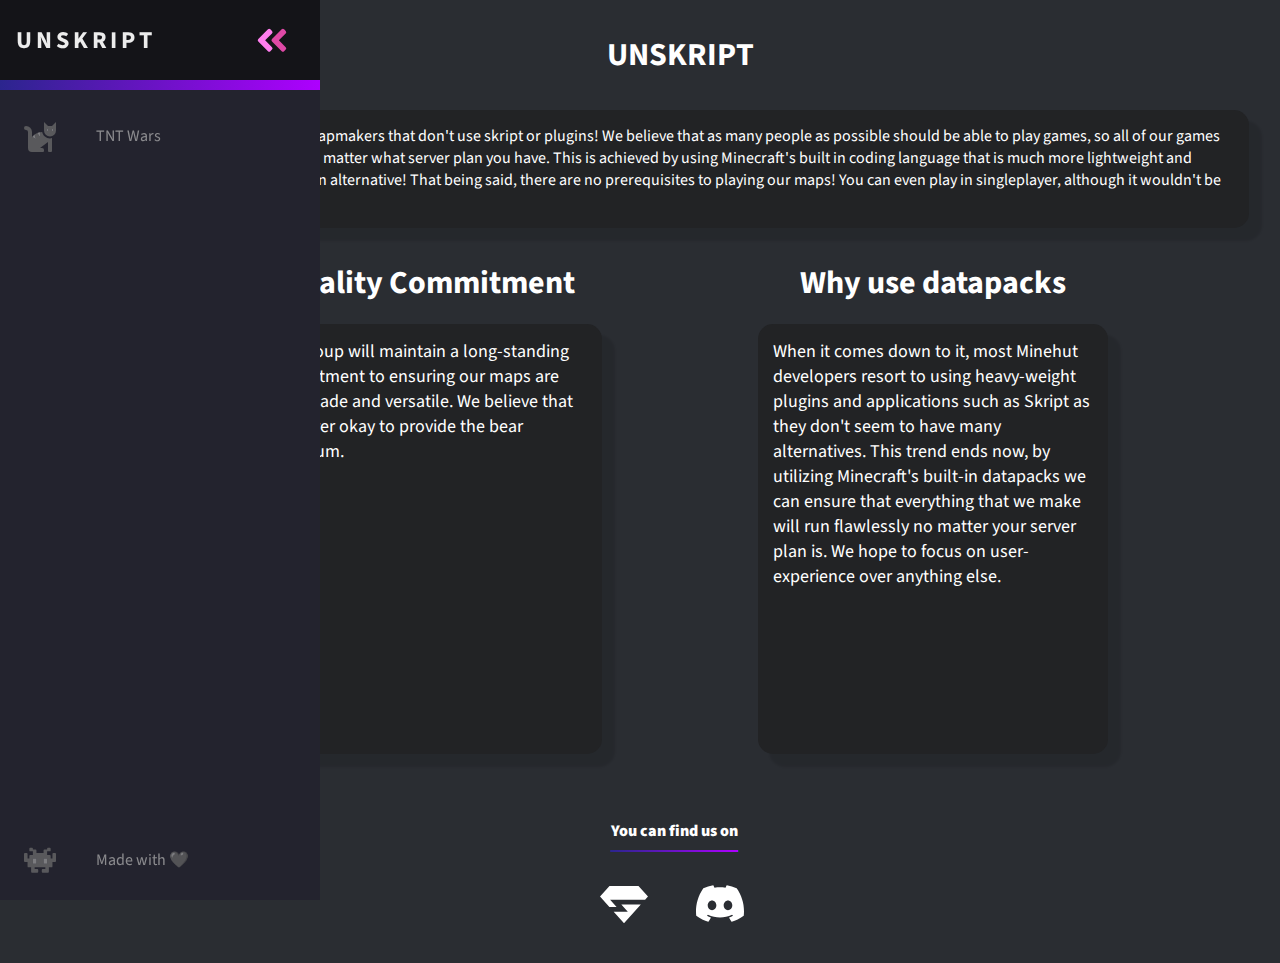
<file: index.html>
<!DOCTYPE html>
<html lang="en">
<head>
    <meta charset="UTF-8">
    <meta http-equiv="X-UA-Compatible" content="IE=edge">
    <meta name="viewport" content="width=device-width, initial-scale=1.0">
    <title>Unskript</title>
    <link rel="stylesheet" href="styles.css">
    <link rel="preconnect" href="https://fonts.googleapis.com">
    <link rel="preconnect" href="https://fonts.gstatic.com" crossorigin>
    <link href="https://fonts.googleapis.com/css2?family=Open+Sans:ital,wght@0,300;0,400;0,600;0,700;0,800;1,300;1,400;1,600;1,700;1,800&display=swap" rel="stylesheet">
    <link href="https://fonts.googleapis.com/css2?family=IBM+Plex+Mono:wght@300&display=swap" rel="stylesheet">
    <meta property="og:type" content="website">
    <meta property="og:title" content="Unskript - Minehut Team"/>
    <meta property="og:description" content="We're Unskript, a group of mapmakers that don't use skript or plugins! We believe that as many people as possible should be able to play games, so all of our games are designed to work well no matter what server plan you have." />
    <meta property="og:url" content="https://bonk.ninja" />
</head>
<body>
    
    <nav class="navbar">
        <ul class="navbar-nav">
          <li class="logo">
            <a href="#" class="nav-link">
              <span class="link-text logo-text">Unskript</span>
              <svg
                aria-hidden="true"
                focusable="false"
                data-prefix="fad"
                data-icon="angle-double-right"
                role="img"
                xmlns="http://www.w3.org/2000/svg"
                viewBox="0 0 448 512"
                class="svg-inline--fa fa-angle-double-right fa-w-14 fa-5x"
              >
                <g class="fa-group">
                  <path
                    fill="currentColor"
                    d="M224 273L88.37 409a23.78 23.78 0 0 1-33.8 0L32 386.36a23.94 23.94 0 0 1 0-33.89l96.13-96.37L32 159.73a23.94 23.94 0 0 1 0-33.89l22.44-22.79a23.78 23.78 0 0 1 33.8 0L223.88 239a23.94 23.94 0 0 1 .1 34z"
                    class="fa-secondary"
                  ></path>
                  <path
                    fill="currentColor"
                    d="M415.89 273L280.34 409a23.77 23.77 0 0 1-33.79 0L224 386.26a23.94 23.94 0 0 1 0-33.89L320.11 256l-96-96.47a23.94 23.94 0 0 1 0-33.89l22.52-22.59a23.77 23.77 0 0 1 33.79 0L416 239a24 24 0 0 1-.11 34z"
                    class="fa-primary"
                  ></path>
                </g>
              </svg>
            </a>
          </li>
    
          <li class="nav-item">
            <a href="./items/tntwars" class="nav-link">
              <svg
                aria-hidden="true"
                focusable="false"
                data-prefix="fad"
                data-icon="cat"
                role="img"
                xmlns="http://www.w3.org/2000/svg"
                viewBox="0 0 512 512"
                class="svg-inline--fa fa-cat fa-w-16 fa-9x"
              >
                <g class="fa-group">
                  <path
                    fill="currentColor"
                    d="M448 96h-64l-64-64v134.4a96 96 0 0 0 192 0V32zm-72 80a16 16 0 1 1 16-16 16 16 0 0 1-16 16zm80 0a16 16 0 1 1 16-16 16 16 0 0 1-16 16zm-165.41 16a204.07 204.07 0 0 0-34.59 2.89V272l-43.15-64.73a183.93 183.93 0 0 0-44.37 26.17L192 304l-60.94-30.47L128 272v-80a96.1 96.1 0 0 0-96-96 32 32 0 0 0 0 64 32 32 0 0 1 32 32v256a64.06 64.06 0 0 0 64 64h176a16 16 0 0 0 16-16v-16a32 32 0 0 0-32-32h-32l128-96v144a16 16 0 0 0 16 16h32a16 16 0 0 0 16-16V289.86a126.78 126.78 0 0 1-32 4.54c-61.81 0-113.52-44.05-125.41-102.4z"
                    class="fa-secondary"
                  ></path>
                  <path
                    fill="currentColor"
                    d="M376 144a16 16 0 1 0 16 16 16 16 0 0 0-16-16zm80 0a16 16 0 1 0 16 16 16 16 0 0 0-16-16zM131.06 273.53L192 304l-23.52-70.56a192.06 192.06 0 0 0-37.42 40.09zM256 272v-77.11a198.62 198.62 0 0 0-43.15 12.38z"
                    class="fa-primary"
                  ></path>
                </g>
              </svg>
              <span class="link-text">TNT Wars</span>
            </a>
          </li>
    
          <li class="nav-item">
            <a href="#" class="nav-link">
              <svg
                aria-hidden="true"
                focusable="false"
                data-prefix="fad"
                data-icon="alien-monster"
                role="img"
                xmlns="http://www.w3.org/2000/svg"
                viewBox="0 0 576 512"
                class="svg-inline--fa fa-alien-monster fa-w-18 fa-9x"
              >
                <g class="fa-group">
                  <path
                    fill="currentColor"
                    d="M560,128H528a15.99954,15.99954,0,0,0-16,16v80H480V176a15.99954,15.99954,0,0,0-16-16H416V96h48a16.00079,16.00079,0,0,0,16-16V48a15.99954,15.99954,0,0,0-16-16H432a15.99954,15.99954,0,0,0-16,16V64H368a15.99954,15.99954,0,0,0-16,16v48H224V80a15.99954,15.99954,0,0,0-16-16H160V48a15.99954,15.99954,0,0,0-16-16H112A15.99954,15.99954,0,0,0,96,48V80a16.00079,16.00079,0,0,0,16,16h48v64H112a15.99954,15.99954,0,0,0-16,16v48H64V144a15.99954,15.99954,0,0,0-16-16H16A15.99954,15.99954,0,0,0,0,144V272a16.00079,16.00079,0,0,0,16,16H64v80a16.00079,16.00079,0,0,0,16,16h48v80a16.00079,16.00079,0,0,0,16,16h96a16.00079,16.00079,0,0,0,16-16V432a15.99954,15.99954,0,0,0-16-16H192V384H384v32H336a15.99954,15.99954,0,0,0-16,16v32a16.00079,16.00079,0,0,0,16,16h96a16.00079,16.00079,0,0,0,16-16V384h48a16.00079,16.00079,0,0,0,16-16V288h48a16.00079,16.00079,0,0,0,16-16V144A15.99954,15.99954,0,0,0,560,128ZM224,320H160V224h64Zm192,0H352V224h64Z"
                    class="fa-secondary"
                  ></path>
                  <path
                    fill="currentColor"
                    d="M160,320h64V224H160Zm192-96v96h64V224Z"
                    class="fa-primary"
                  ></path>
                </g>
              </svg>
              <span class="link-text">Made with ❤️</span>
            </a>
          </li>
    
          <!-- <li class="nav-item">
            <a href="#" class="nav-link">
              <svg
                aria-hidden="true"
                focusable="false"
                data-prefix="fad"
                data-icon="space-station-moon-alt"
                role="img"
                xmlns="http://www.w3.org/2000/svg"
                viewBox="0 0 512 512"
                class="svg-inline--fa fa-space-station-moon-alt fa-w-16 fa-5x"
              >
                <g class="fa-group">
                  <path
                    fill="currentColor"
                    d="M501.70312,224H448V160H368V96h48V66.67383A246.86934,246.86934,0,0,0,256,8C119.03125,8,8,119.0332,8,256a250.017,250.017,0,0,0,1.72656,28.26562C81.19531,306.76953,165.47656,320,256,320s174.80469-13.23047,246.27344-35.73438A250.017,250.017,0,0,0,504,256,248.44936,248.44936,0,0,0,501.70312,224ZM192,240a80,80,0,1,1,80-80A80.00021,80.00021,0,0,1,192,240ZM384,343.13867A940.33806,940.33806,0,0,1,256,352c-87.34375,0-168.71094-11.46094-239.28906-31.73633C45.05859,426.01953,141.29688,504,256,504a247.45808,247.45808,0,0,0,192-91.0918V384H384Z"
                    class="fa-secondary"
                  ></path>
                  <path
                    fill="currentColor"
                    d="M256,320c-90.52344,0-174.80469-13.23047-246.27344-35.73438a246.11376,246.11376,0,0,0,6.98438,35.998C87.28906,340.53906,168.65625,352,256,352s168.71094-11.46094,239.28906-31.73633a246.11376,246.11376,0,0,0,6.98438-35.998C430.80469,306.76953,346.52344,320,256,320Zm-64-80a80,80,0,1,0-80-80A80.00021,80.00021,0,0,0,192,240Zm0-104a24,24,0,1,1-24,24A23.99993,23.99993,0,0,1,192,136Z"
                    class="fa-primary"
                  ></path>
                </g>
              </svg>
              <span class="link-text">Some Pack</span>
            </a>
          </li>
    
          <li class="nav-item">
            <a href="#" class="nav-link">
              <svg
                aria-hidden="true"
                focusable="false"
                data-prefix="fad"
                data-icon="space-shuttle"
                role="img"
                xmlns="http://www.w3.org/2000/svg"
                viewBox="0 0 640 512"
                class="svg-inline--fa fa-space-shuttle fa-w-20 fa-5x"
              >
                <g class="fa-group">
                  <path
                    fill="currentColor"
                    d="M32 416c0 35.35 21.49 64 48 64h16V352H32zm154.54-232h280.13L376 168C243 140.59 222.45 51.22 128 34.65V160h18.34a45.62 45.62 0 0 1 40.2 24zM32 96v64h64V32H80c-26.51 0-48 28.65-48 64zm114.34 256H128v125.35C222.45 460.78 243 371.41 376 344l90.67-16H186.54a45.62 45.62 0 0 1-40.2 24z"
                    class="fa-secondary"
                  ></path>
                  <path
                    fill="currentColor"
                    d="M592.6 208.24C559.73 192.84 515.78 184 472 184H186.54a45.62 45.62 0 0 0-40.2-24H32c-23.2 0-32 10-32 24v144c0 14 8.82 24 32 24h114.34a45.62 45.62 0 0 0 40.2-24H472c43.78 0 87.73-8.84 120.6-24.24C622.28 289.84 640 272 640 256s-17.72-33.84-47.4-47.76zM488 296a8 8 0 0 1-8-8v-64a8 8 0 0 1 8-8c31.91 0 31.94 80 0 80z"
                    class="fa-primary"
                  ></path>
                </g>
              </svg>
              <span class="link-text">Elytron</span>
            </a>
          </li>
    
          <li class="nav-item" id="themeButton">
            <a href="#" class="nav-link">
              <svg
                class="theme-icon"
                id="lightIcon"
                aria-hidden="true"
                focusable="false"
                data-prefix="fad"
                data-icon="moon-stars"
                role="img"
                xmlns="http://www.w3.org/2000/svg"
                viewBox="0 0 512 512"
                class="svg-inline--fa fa-moon-stars fa-w-16 fa-7x"
              >
                <g class="fa-group">
                  <path
                    fill="currentColor"
                    d="M320 32L304 0l-16 32-32 16 32 16 16 32 16-32 32-16zm138.7 149.3L432 128l-26.7 53.3L352 208l53.3 26.7L432 288l26.7-53.3L512 208z"
                    class="fa-secondary"
                  ></path>
                  <path
                    fill="currentColor"
                    d="M332.2 426.4c8.1-1.6 13.9 8 8.6 14.5a191.18 191.18 0 0 1-149 71.1C85.8 512 0 426 0 320c0-120 108.7-210.6 227-188.8 8.2 1.6 10.1 12.6 2.8 16.7a150.3 150.3 0 0 0-76.1 130.8c0 94 85.4 165.4 178.5 147.7z"
                    class="fa-primary"
                  ></path>
                </g>
              </svg>
              <span class="link-text">Theme</span>
            </a>
          </li> -->
        </ul>
      </nav>
    <main>
      <h1>UNSKRIPT</h1>

      <p class="wrap full-width">We're Unskript, a group of mapmakers that don't use skript or plugins! We believe that as many people as possible should be able to play games, so all of our games are designed to work well no matter what server plan you have. This is achieved by using Minecraft's built in coding language that is much more lightweight and efficient than any other plugin alternative! That being said, there are no prerequisites to playing our maps! You can even play in singleplayer, although it wouldn't be nearly as fun.</p>
        <div>
          <h1>Quality Commitment</h1>
          <p class="wrap long-skinny">Our group will maintain a long-standing commitment to ensuring our maps are well-made and versatile. We believe that it's never okay to provide the bear minimum.</p>
        </div>
        <div>
          <h1>Why use datapacks</h1>
          <p class="wrap long-skinny">When it comes down to it, most Minehut developers resort to using heavy-weight plugins and applications such as Skript as they don't seem to have many alternatives. This trend ends now, by utilizing Minecraft's built-in datapacks we can ensure that everything that we make will run flawlessly no matter your server plan is. We hope to focus on user-experience over anything else.</p>
        </div>
        <!-- <div>
          <h1>Future Plans</h1>
          <p class="wrap long-skinny">We plan </p>
        </div> -->

    </main>
    <footer>
      <p>You can find us on</p>
      <div class="media">
        <svg onclick="ref('https://minehut.com/market/creator/unskript')" class="minehut-logo" xmlns="http://www.w3.org/2000/svg" id="Layer_1" data-name="Layer 1" viewBox="0 0 1080 837.74"><defs><style>.cls-1{fill:#ffffff;}</style></defs><title>Minehut White Icon</title><g id="Diamond_Only_000000" data-name="Diamond Only #000000"><g id="Diamond_Only_000000-2" data-name="Diamond Only #000000"><g id="Diamond_White" data-name="Diamond White"><path class="cls-1" d="M625.61,578.86H307.54L540.26,837.74l378.5-421.07H479.65ZM866.11,0H213.6L0,237.62l211.23,235,162.11.19L227.42,310.4h787.44L1080,237.93Z"/></g></g></g></svg>
        <svg onclick="ref('https://discord.com/invite/tNxCx3F')"width="71" height="55" viewBox="0 0 71 55" fill="none" xmlns="http://www.w3.org/2000/svg">
          <g clip-path="url(#clip0)">
          <path d="M60.1045 4.8978C55.5792 2.8214 50.7265 1.2916 45.6527 0.41542C45.5603 0.39851 45.468 0.440769 45.4204 0.525289C44.7963 1.6353 44.105 3.0834 43.6209 4.2216C38.1637 3.4046 32.7345 3.4046 27.3892 4.2216C26.905 3.0581 26.1886 1.6353 25.5617 0.525289C25.5141 0.443589 25.4218 0.40133 25.3294 0.41542C20.2584 1.2888 15.4057 2.8186 10.8776 4.8978C10.8384 4.9147 10.8048 4.9429 10.7825 4.9795C1.57795 18.7309 -0.943561 32.1443 0.293408 45.3914C0.299005 45.4562 0.335386 45.5182 0.385761 45.5576C6.45866 50.0174 12.3413 52.7249 18.1147 54.5195C18.2071 54.5477 18.305 54.5139 18.3638 54.4378C19.7295 52.5728 20.9469 50.6063 21.9907 48.5383C22.0523 48.4172 21.9935 48.2735 21.8676 48.2256C19.9366 47.4931 18.0979 46.6 16.3292 45.5858C16.1893 45.5041 16.1781 45.304 16.3068 45.2082C16.679 44.9293 17.0513 44.6391 17.4067 44.3461C17.471 44.2926 17.5606 44.2813 17.6362 44.3151C29.2558 49.6202 41.8354 49.6202 53.3179 44.3151C53.3935 44.2785 53.4831 44.2898 53.5502 44.3433C53.9057 44.6363 54.2779 44.9293 54.6529 45.2082C54.7816 45.304 54.7732 45.5041 54.6333 45.5858C52.8646 46.6197 51.0259 47.4931 49.0921 48.2228C48.9662 48.2707 48.9102 48.4172 48.9718 48.5383C50.038 50.6034 51.2554 52.5699 52.5959 54.435C52.6519 54.5139 52.7526 54.5477 52.845 54.5195C58.6464 52.7249 64.529 50.0174 70.6019 45.5576C70.6551 45.5182 70.6887 45.459 70.6943 45.3942C72.1747 30.0791 68.2147 16.7757 60.1968 4.9823C60.1772 4.9429 60.1437 4.9147 60.1045 4.8978ZM23.7259 37.3253C20.2276 37.3253 17.3451 34.1136 17.3451 30.1693C17.3451 26.225 20.1717 23.0133 23.7259 23.0133C27.308 23.0133 30.1626 26.2532 30.1066 30.1693C30.1066 34.1136 27.28 37.3253 23.7259 37.3253ZM47.3178 37.3253C43.8196 37.3253 40.9371 34.1136 40.9371 30.1693C40.9371 26.225 43.7636 23.0133 47.3178 23.0133C50.9 23.0133 53.7545 26.2532 53.6986 30.1693C53.6986 34.1136 50.9 37.3253 47.3178 37.3253Z" fill="#ffffff"/>
          </g>
          <defs>
          <clipPath id="clip0">
          <rect width="71" height="55" fill="white"/>
          </clipPath>
          </defs>
          </svg>
          
      </div>
    </footer>

    <script src="index.js"></script>
  </body>
</html>
</file>
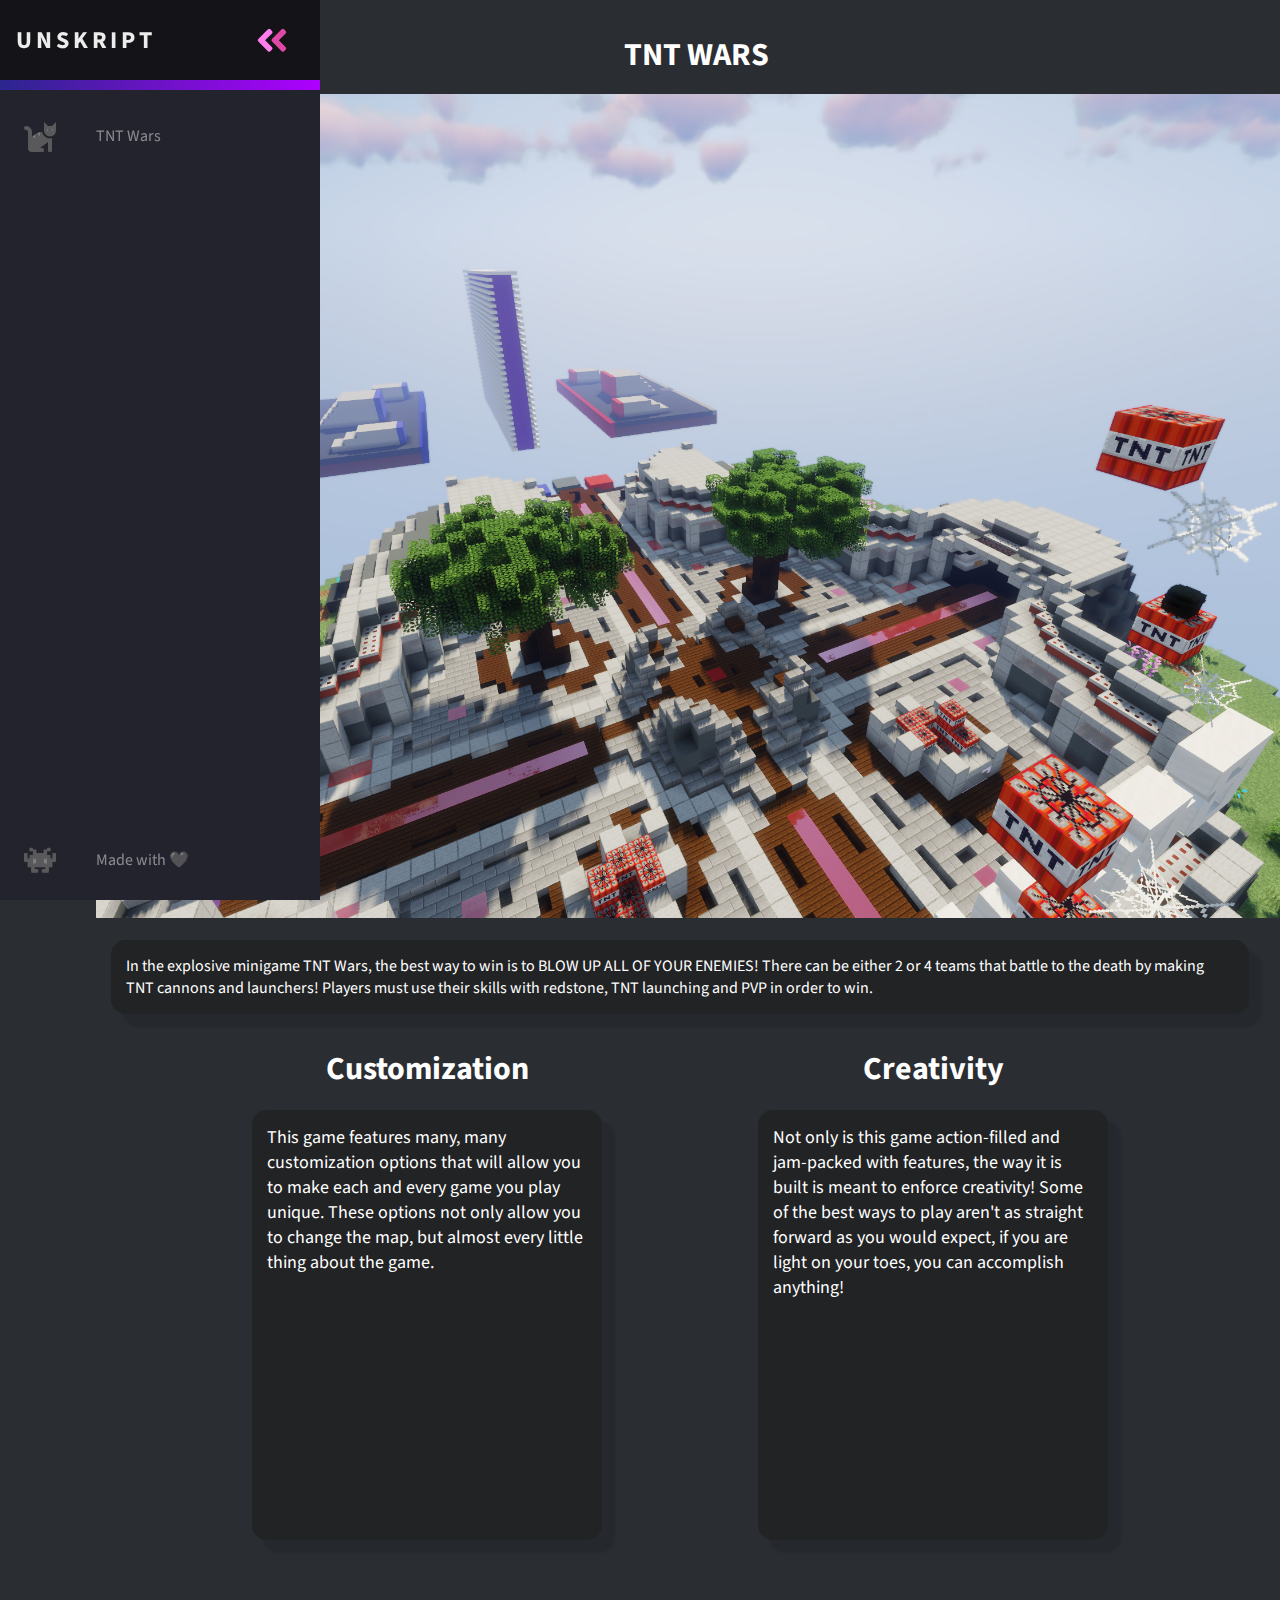
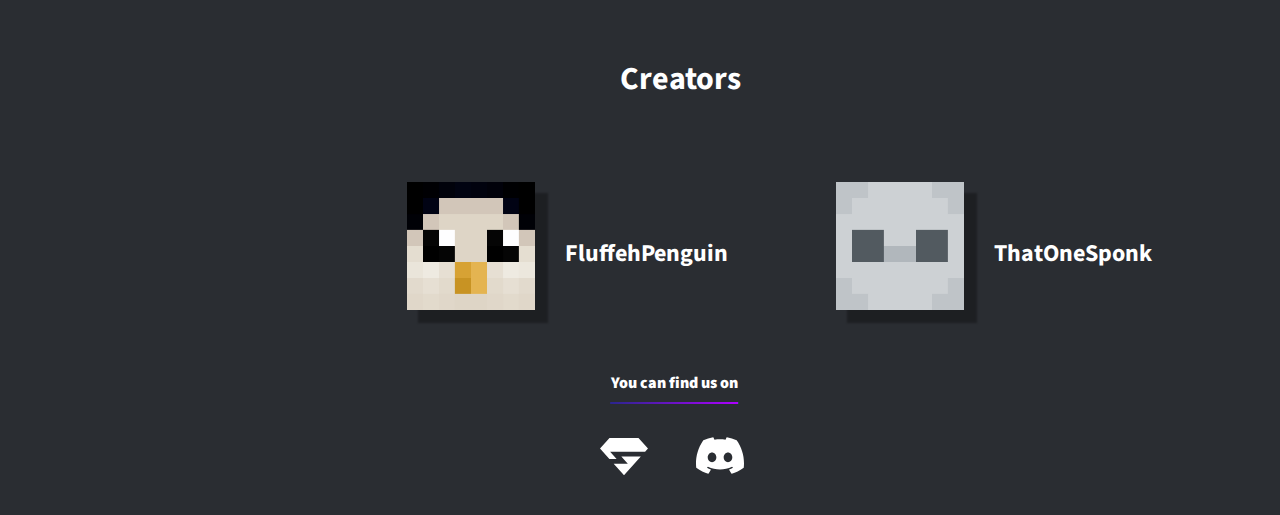
<file: items/tntwars/index.html>
<!DOCTYPE html>
<html lang="en">
<head>
    <meta charset="UTF-8">
    <meta http-equiv="X-UA-Compatible" content="IE=edge">
    <meta name="viewport" content="width=device-width, initial-scale=1.0">
    <title>TNT WARS</title>
    <link rel="stylesheet" href="../../styles.css">
    <link rel="preconnect" href="https://fonts.googleapis.com">
    <link rel="preconnect" href="https://fonts.gstatic.com" crossorigin>
    <link href="https://fonts.googleapis.com/css2?family=Open+Sans:ital,wght@0,300;0,400;0,600;0,700;0,800;1,300;1,400;1,600;1,700;1,800&display=swap" rel="stylesheet">
    <link href="https://fonts.googleapis.com/css2?family=IBM+Plex+Mono:wght@300&display=swap" rel="stylesheet">
    <meta property="og:type" content="website">
    <meta property="og:title" content="Unskript - TNT Wars"/>
    <meta property="og:description" content="We're Unskript, a group of mapmakers that don't use skript or plugins! We believe that as many people as possible should be able to play games, so all of our games are designed to work well no matter what server plan you have." />
    <meta property="og:url" content="https://bonk.ninja" />
</head>
<body>
    
  <nav class="navbar">
    <ul class="navbar-nav">
      <li class="logo">
        <a href="../../index.html" class="nav-link">
          <span class="link-text logo-text">Unskript</span>
          <svg
            aria-hidden="true"
            focusable="false"
            data-prefix="fad"
            data-icon="angle-double-right"
            role="img"
            xmlns="http://www.w3.org/2000/svg"
            viewBox="0 0 448 512"
            class="svg-inline--fa fa-angle-double-right fa-w-14 fa-5x"
          >
            <g class="fa-group">
              <path
                fill="currentColor"
                d="M224 273L88.37 409a23.78 23.78 0 0 1-33.8 0L32 386.36a23.94 23.94 0 0 1 0-33.89l96.13-96.37L32 159.73a23.94 23.94 0 0 1 0-33.89l22.44-22.79a23.78 23.78 0 0 1 33.8 0L223.88 239a23.94 23.94 0 0 1 .1 34z"
                class="fa-secondary"
              ></path>
              <path
                fill="currentColor"
                d="M415.89 273L280.34 409a23.77 23.77 0 0 1-33.79 0L224 386.26a23.94 23.94 0 0 1 0-33.89L320.11 256l-96-96.47a23.94 23.94 0 0 1 0-33.89l22.52-22.59a23.77 23.77 0 0 1 33.79 0L416 239a24 24 0 0 1-.11 34z"
                class="fa-primary"
              ></path>
            </g>
          </svg>
        </a>
      </li>

      <li class="nav-item">
        <a href="./items/tntwars" class="nav-link">
          <svg
            aria-hidden="true"
            focusable="false"
            data-prefix="fad"
            data-icon="cat"
            role="img"
            xmlns="http://www.w3.org/2000/svg"
            viewBox="0 0 512 512"
            class="svg-inline--fa fa-cat fa-w-16 fa-9x"
          >
            <g class="fa-group">
              <path
                fill="currentColor"
                d="M448 96h-64l-64-64v134.4a96 96 0 0 0 192 0V32zm-72 80a16 16 0 1 1 16-16 16 16 0 0 1-16 16zm80 0a16 16 0 1 1 16-16 16 16 0 0 1-16 16zm-165.41 16a204.07 204.07 0 0 0-34.59 2.89V272l-43.15-64.73a183.93 183.93 0 0 0-44.37 26.17L192 304l-60.94-30.47L128 272v-80a96.1 96.1 0 0 0-96-96 32 32 0 0 0 0 64 32 32 0 0 1 32 32v256a64.06 64.06 0 0 0 64 64h176a16 16 0 0 0 16-16v-16a32 32 0 0 0-32-32h-32l128-96v144a16 16 0 0 0 16 16h32a16 16 0 0 0 16-16V289.86a126.78 126.78 0 0 1-32 4.54c-61.81 0-113.52-44.05-125.41-102.4z"
                class="fa-secondary"
              ></path>
              <path
                fill="currentColor"
                d="M376 144a16 16 0 1 0 16 16 16 16 0 0 0-16-16zm80 0a16 16 0 1 0 16 16 16 16 0 0 0-16-16zM131.06 273.53L192 304l-23.52-70.56a192.06 192.06 0 0 0-37.42 40.09zM256 272v-77.11a198.62 198.62 0 0 0-43.15 12.38z"
                class="fa-primary"
              ></path>
            </g>
          </svg>
          <span class="link-text">TNT Wars</span>
        </a>
      </li>

      <li class="nav-item">
        <a href="#" class="nav-link">
          <svg
            aria-hidden="true"
            focusable="false"
            data-prefix="fad"
            data-icon="alien-monster"
            role="img"
            xmlns="http://www.w3.org/2000/svg"
            viewBox="0 0 576 512"
            class="svg-inline--fa fa-alien-monster fa-w-18 fa-9x"
          >
            <g class="fa-group">
              <path
                fill="currentColor"
                d="M560,128H528a15.99954,15.99954,0,0,0-16,16v80H480V176a15.99954,15.99954,0,0,0-16-16H416V96h48a16.00079,16.00079,0,0,0,16-16V48a15.99954,15.99954,0,0,0-16-16H432a15.99954,15.99954,0,0,0-16,16V64H368a15.99954,15.99954,0,0,0-16,16v48H224V80a15.99954,15.99954,0,0,0-16-16H160V48a15.99954,15.99954,0,0,0-16-16H112A15.99954,15.99954,0,0,0,96,48V80a16.00079,16.00079,0,0,0,16,16h48v64H112a15.99954,15.99954,0,0,0-16,16v48H64V144a15.99954,15.99954,0,0,0-16-16H16A15.99954,15.99954,0,0,0,0,144V272a16.00079,16.00079,0,0,0,16,16H64v80a16.00079,16.00079,0,0,0,16,16h48v80a16.00079,16.00079,0,0,0,16,16h96a16.00079,16.00079,0,0,0,16-16V432a15.99954,15.99954,0,0,0-16-16H192V384H384v32H336a15.99954,15.99954,0,0,0-16,16v32a16.00079,16.00079,0,0,0,16,16h96a16.00079,16.00079,0,0,0,16-16V384h48a16.00079,16.00079,0,0,0,16-16V288h48a16.00079,16.00079,0,0,0,16-16V144A15.99954,15.99954,0,0,0,560,128ZM224,320H160V224h64Zm192,0H352V224h64Z"
                class="fa-secondary"
              ></path>
              <path
                fill="currentColor"
                d="M160,320h64V224H160Zm192-96v96h64V224Z"
                class="fa-primary"
              ></path>
            </g>
          </svg>
          <span class="link-text">Made with ❤️</span>
        </a>
      </li>

      <!-- <li class="nav-item">
        <a href="#" class="nav-link">
          <svg
            aria-hidden="true"
            focusable="false"
            data-prefix="fad"
            data-icon="space-station-moon-alt"
            role="img"
            xmlns="http://www.w3.org/2000/svg"
            viewBox="0 0 512 512"
            class="svg-inline--fa fa-space-station-moon-alt fa-w-16 fa-5x"
          >
            <g class="fa-group">
              <path
                fill="currentColor"
                d="M501.70312,224H448V160H368V96h48V66.67383A246.86934,246.86934,0,0,0,256,8C119.03125,8,8,119.0332,8,256a250.017,250.017,0,0,0,1.72656,28.26562C81.19531,306.76953,165.47656,320,256,320s174.80469-13.23047,246.27344-35.73438A250.017,250.017,0,0,0,504,256,248.44936,248.44936,0,0,0,501.70312,224ZM192,240a80,80,0,1,1,80-80A80.00021,80.00021,0,0,1,192,240ZM384,343.13867A940.33806,940.33806,0,0,1,256,352c-87.34375,0-168.71094-11.46094-239.28906-31.73633C45.05859,426.01953,141.29688,504,256,504a247.45808,247.45808,0,0,0,192-91.0918V384H384Z"
                class="fa-secondary"
              ></path>
              <path
                fill="currentColor"
                d="M256,320c-90.52344,0-174.80469-13.23047-246.27344-35.73438a246.11376,246.11376,0,0,0,6.98438,35.998C87.28906,340.53906,168.65625,352,256,352s168.71094-11.46094,239.28906-31.73633a246.11376,246.11376,0,0,0,6.98438-35.998C430.80469,306.76953,346.52344,320,256,320Zm-64-80a80,80,0,1,0-80-80A80.00021,80.00021,0,0,0,192,240Zm0-104a24,24,0,1,1-24,24A23.99993,23.99993,0,0,1,192,136Z"
                class="fa-primary"
              ></path>
            </g>
          </svg>
          <span class="link-text">Some Pack</span>
        </a>
      </li>

      <li class="nav-item">
        <a href="#" class="nav-link">
          <svg
            aria-hidden="true"
            focusable="false"
            data-prefix="fad"
            data-icon="space-shuttle"
            role="img"
            xmlns="http://www.w3.org/2000/svg"
            viewBox="0 0 640 512"
            class="svg-inline--fa fa-space-shuttle fa-w-20 fa-5x"
          >
            <g class="fa-group">
              <path
                fill="currentColor"
                d="M32 416c0 35.35 21.49 64 48 64h16V352H32zm154.54-232h280.13L376 168C243 140.59 222.45 51.22 128 34.65V160h18.34a45.62 45.62 0 0 1 40.2 24zM32 96v64h64V32H80c-26.51 0-48 28.65-48 64zm114.34 256H128v125.35C222.45 460.78 243 371.41 376 344l90.67-16H186.54a45.62 45.62 0 0 1-40.2 24z"
                class="fa-secondary"
              ></path>
              <path
                fill="currentColor"
                d="M592.6 208.24C559.73 192.84 515.78 184 472 184H186.54a45.62 45.62 0 0 0-40.2-24H32c-23.2 0-32 10-32 24v144c0 14 8.82 24 32 24h114.34a45.62 45.62 0 0 0 40.2-24H472c43.78 0 87.73-8.84 120.6-24.24C622.28 289.84 640 272 640 256s-17.72-33.84-47.4-47.76zM488 296a8 8 0 0 1-8-8v-64a8 8 0 0 1 8-8c31.91 0 31.94 80 0 80z"
                class="fa-primary"
              ></path>
            </g>
          </svg>
          <span class="link-text">Elytron</span>
        </a>
      </li>

      <li class="nav-item" id="themeButton">
        <a href="#" class="nav-link">
          <svg
            class="theme-icon"
            id="lightIcon"
            aria-hidden="true"
            focusable="false"
            data-prefix="fad"
            data-icon="moon-stars"
            role="img"
            xmlns="http://www.w3.org/2000/svg"
            viewBox="0 0 512 512"
            class="svg-inline--fa fa-moon-stars fa-w-16 fa-7x"
          >
            <g class="fa-group">
              <path
                fill="currentColor"
                d="M320 32L304 0l-16 32-32 16 32 16 16 32 16-32 32-16zm138.7 149.3L432 128l-26.7 53.3L352 208l53.3 26.7L432 288l26.7-53.3L512 208z"
                class="fa-secondary"
              ></path>
              <path
                fill="currentColor"
                d="M332.2 426.4c8.1-1.6 13.9 8 8.6 14.5a191.18 191.18 0 0 1-149 71.1C85.8 512 0 426 0 320c0-120 108.7-210.6 227-188.8 8.2 1.6 10.1 12.6 2.8 16.7a150.3 150.3 0 0 0-76.1 130.8c0 94 85.4 165.4 178.5 147.7z"
                class="fa-primary"
              ></path>
            </g>
          </svg>
          <span class="link-text">Theme</span>
        </a>
      </li> -->
    </ul>
  </nav>
    <main>

      <div class="product">
        <h1><a target="_blank" href="https://minehut.com/market/product/tnt-wars">TNT WARS</a></h1>
        <img onclick="ref('https://minehut.com/market/product/tnt-wars')"src="../../assets/images/TNT_WARS.jpg">
      </div>

      <p class="wrap full-width">In the explosive minigame TNT Wars, the best way to win is to BLOW UP ALL OF YOUR ENEMIES! There can be either 2 or 4 teams that battle to the death by making TNT cannons and launchers! Players must use their skills with redstone, TNT launching and PVP in order to win.

      </p>
      <div>
        <h1>Customization</h1>
        <p class="wrap long-skinny">This game features many, many customization options that will allow you to make each and every game you play unique. These options not only allow you to change the map, but almost every little thing about the game.</p>
      </div>
      <div>
        <h1>Creativity</h1>
        <p class="wrap long-skinny">Not only is this game action-filled and jam-packed with features, the way it is built is meant to enforce creativity! Some of the best ways to play aren't as straight forward as you would expect, if you are light on your toes, you can accomplish anything!</p>
      </div>
    </main>
    <div class="creators">
      <h1>Creators</h1>
      <div class="contents">
        <div class="individual">
          <img src="../../assets/images/FluffehPenguin.png">
          <h2>FluffehPenguin</h2>
        </div>
        <div class="individual">
          <img src="../../assets/images/ThatOneSponk.png">
          <h2>ThatOneSponk</h2>
        </div>
      </div>
    </div>
    <footer>
      <p>You can find us on</p>
      <div class="media">
        <svg onclick="ref('https://minehut.com/market/creator/unskript')" class="minehut-logo" xmlns="http://www.w3.org/2000/svg" id="Layer_1" data-name="Layer 1" viewBox="0 0 1080 837.74"><defs><style>.cls-1{fill:#ffffff;}</style></defs><title>Minehut White Icon</title><g id="Diamond_Only_000000" data-name="Diamond Only #000000"><g id="Diamond_Only_000000-2" data-name="Diamond Only #000000"><g id="Diamond_White" data-name="Diamond White"><path class="cls-1" d="M625.61,578.86H307.54L540.26,837.74l378.5-421.07H479.65ZM866.11,0H213.6L0,237.62l211.23,235,162.11.19L227.42,310.4h787.44L1080,237.93Z"/></g></g></g></svg>
        <svg onclick="ref('https://discord.com/invite/tNxCx3F')"width="71" height="55" viewBox="0 0 71 55" fill="none" xmlns="http://www.w3.org/2000/svg">
          <g clip-path="url(#clip0)">
          <path d="M60.1045 4.8978C55.5792 2.8214 50.7265 1.2916 45.6527 0.41542C45.5603 0.39851 45.468 0.440769 45.4204 0.525289C44.7963 1.6353 44.105 3.0834 43.6209 4.2216C38.1637 3.4046 32.7345 3.4046 27.3892 4.2216C26.905 3.0581 26.1886 1.6353 25.5617 0.525289C25.5141 0.443589 25.4218 0.40133 25.3294 0.41542C20.2584 1.2888 15.4057 2.8186 10.8776 4.8978C10.8384 4.9147 10.8048 4.9429 10.7825 4.9795C1.57795 18.7309 -0.943561 32.1443 0.293408 45.3914C0.299005 45.4562 0.335386 45.5182 0.385761 45.5576C6.45866 50.0174 12.3413 52.7249 18.1147 54.5195C18.2071 54.5477 18.305 54.5139 18.3638 54.4378C19.7295 52.5728 20.9469 50.6063 21.9907 48.5383C22.0523 48.4172 21.9935 48.2735 21.8676 48.2256C19.9366 47.4931 18.0979 46.6 16.3292 45.5858C16.1893 45.5041 16.1781 45.304 16.3068 45.2082C16.679 44.9293 17.0513 44.6391 17.4067 44.3461C17.471 44.2926 17.5606 44.2813 17.6362 44.3151C29.2558 49.6202 41.8354 49.6202 53.3179 44.3151C53.3935 44.2785 53.4831 44.2898 53.5502 44.3433C53.9057 44.6363 54.2779 44.9293 54.6529 45.2082C54.7816 45.304 54.7732 45.5041 54.6333 45.5858C52.8646 46.6197 51.0259 47.4931 49.0921 48.2228C48.9662 48.2707 48.9102 48.4172 48.9718 48.5383C50.038 50.6034 51.2554 52.5699 52.5959 54.435C52.6519 54.5139 52.7526 54.5477 52.845 54.5195C58.6464 52.7249 64.529 50.0174 70.6019 45.5576C70.6551 45.5182 70.6887 45.459 70.6943 45.3942C72.1747 30.0791 68.2147 16.7757 60.1968 4.9823C60.1772 4.9429 60.1437 4.9147 60.1045 4.8978ZM23.7259 37.3253C20.2276 37.3253 17.3451 34.1136 17.3451 30.1693C17.3451 26.225 20.1717 23.0133 23.7259 23.0133C27.308 23.0133 30.1626 26.2532 30.1066 30.1693C30.1066 34.1136 27.28 37.3253 23.7259 37.3253ZM47.3178 37.3253C43.8196 37.3253 40.9371 34.1136 40.9371 30.1693C40.9371 26.225 43.7636 23.0133 47.3178 23.0133C50.9 23.0133 53.7545 26.2532 53.6986 30.1693C53.6986 34.1136 50.9 37.3253 47.3178 37.3253Z" fill="#ffffff"/>
          </g>
          <defs>
          <clipPath id="clip0">
          <rect width="71" height="55" fill="white"/>
          </clipPath>
          </defs>
          </svg>
          
      </div>
    </footer>

    <script src="../../index.js"></script>
  </body>
</html>
</file>
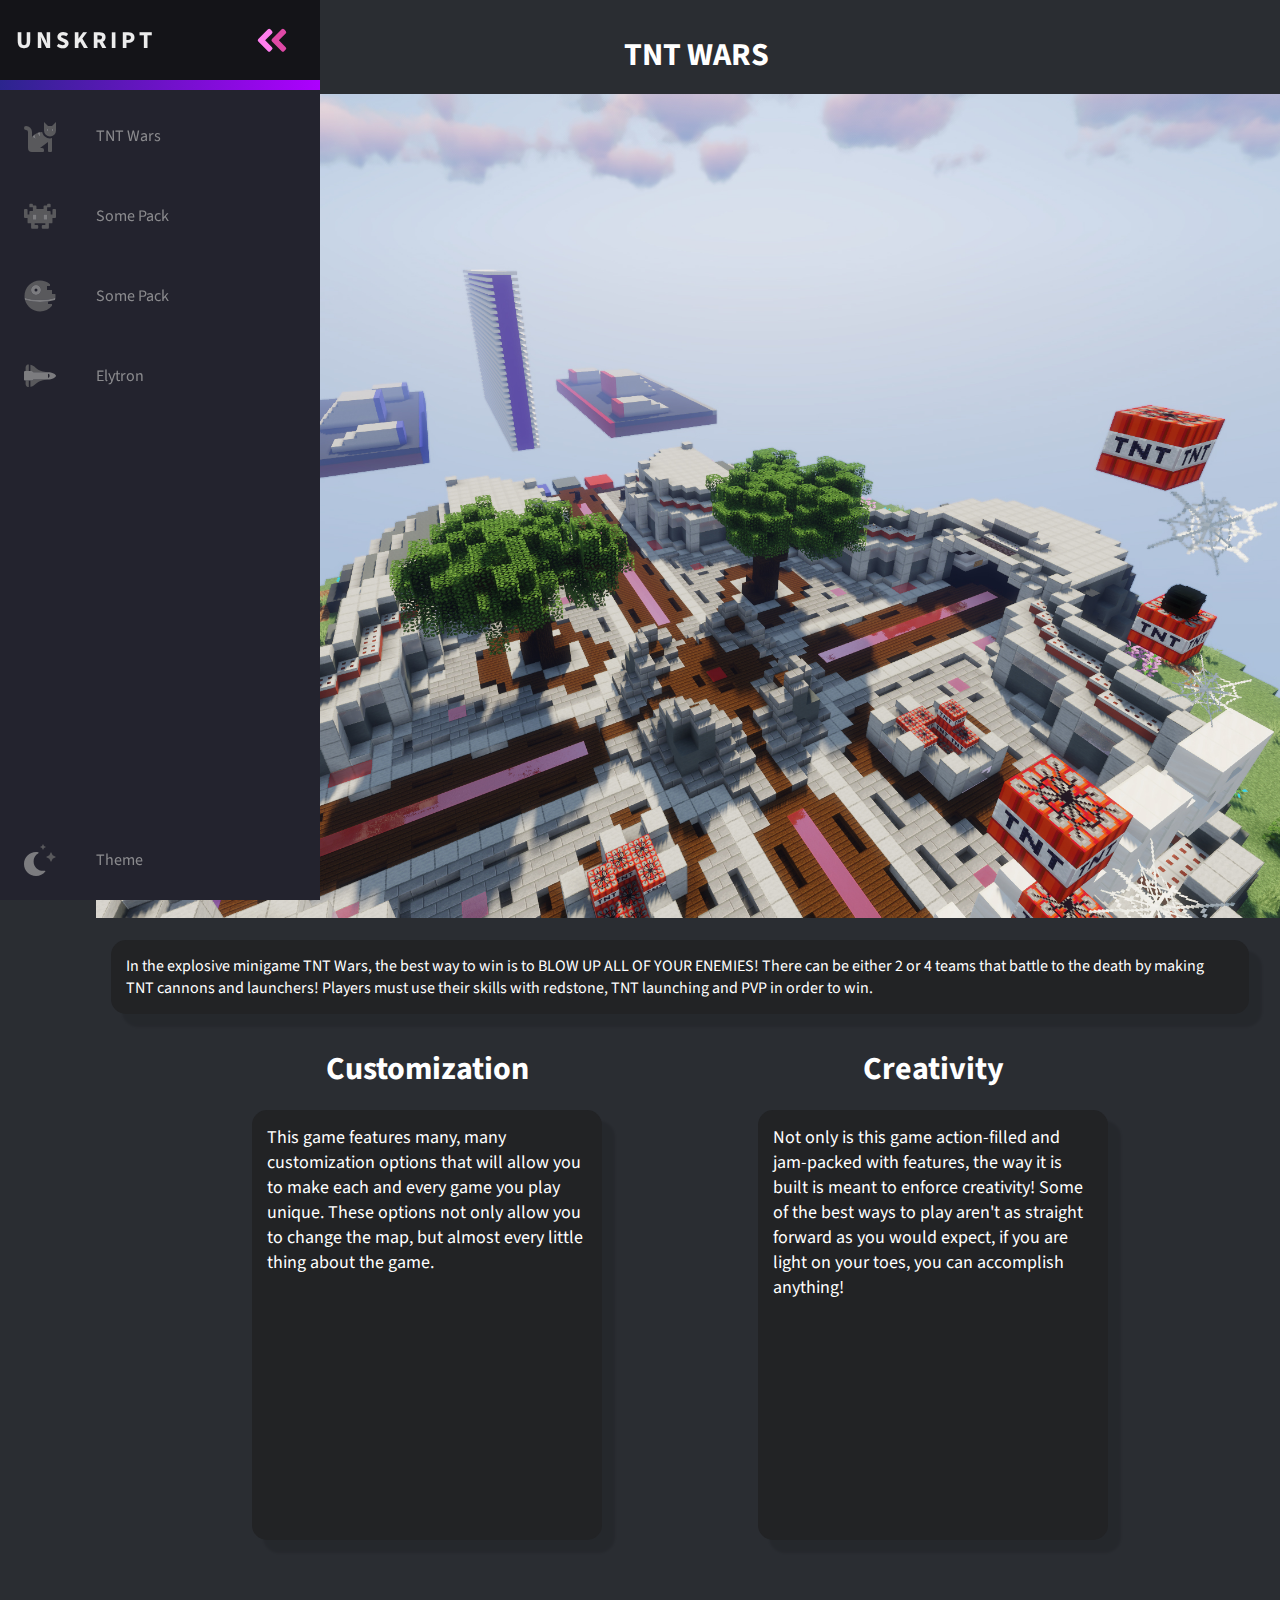
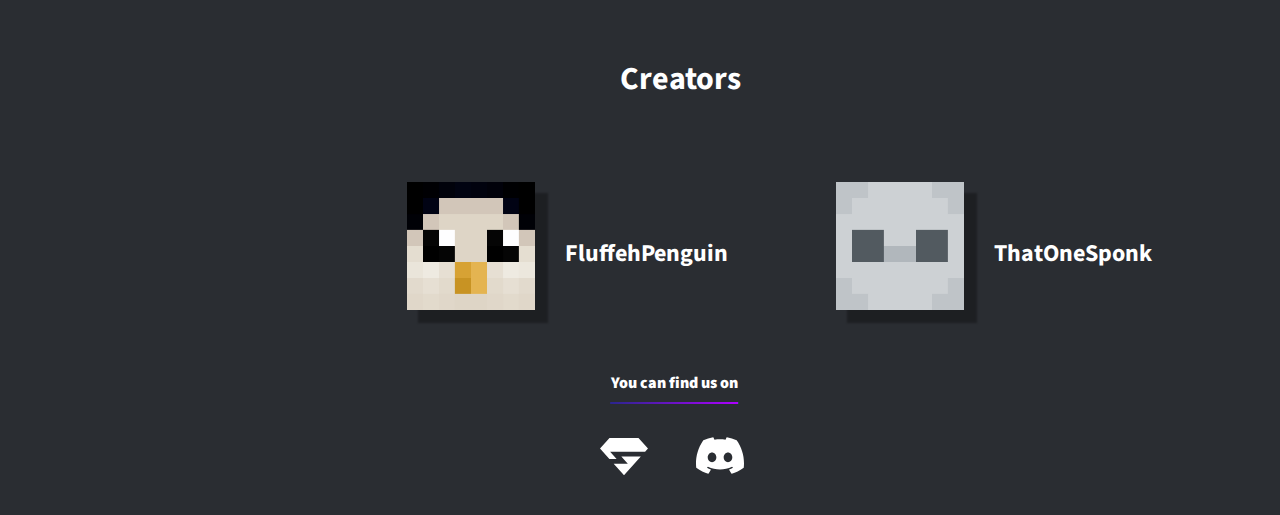
<file: items/tntwars.html>
<!DOCTYPE html>
<html lang="en">
<head>
    <meta charset="UTF-8">
    <meta http-equiv="X-UA-Compatible" content="IE=edge">
    <meta name="viewport" content="width=device-width, initial-scale=1.0">
    <title>TNT WARS</title>
    <link rel="stylesheet" href="../styles.css">
    <link rel="preconnect" href="https://fonts.googleapis.com">
    <link rel="preconnect" href="https://fonts.gstatic.com" crossorigin>
    <link href="https://fonts.googleapis.com/css2?family=Open+Sans:ital,wght@0,300;0,400;0,600;0,700;0,800;1,300;1,400;1,600;1,700;1,800&display=swap" rel="stylesheet">
    <link href="https://fonts.googleapis.com/css2?family=IBM+Plex+Mono:wght@300&display=swap" rel="stylesheet">
    <meta property="og:type" content="website">
    <meta property="og:title" content="Unskript - TNT Wars"/>
    <meta property="og:description" content="We're Unskript, a group of mapmakers that don't use skript or plugins! We believe that as many people as possible should be able to play games, so all of our games are designed to work well no matter what server plan you have." />
    <meta property="og:url" content="https://bonk.ninja" />
</head>
<body>
    
    <nav class="navbar">
        <ul class="navbar-nav">
          <li class="logo">
            <a href="../index.html" class="nav-link">
              <span class="link-text logo-text">Unskript</span>
              <svg
                aria-hidden="true"
                focusable="false"
                data-prefix="fad"
                data-icon="angle-double-right"
                role="img"
                xmlns="http://www.w3.org/2000/svg"
                viewBox="0 0 448 512"
                class="svg-inline--fa fa-angle-double-right fa-w-14 fa-5x"
              >
                <g class="fa-group">
                  <path
                    fill="currentColor"
                    d="M224 273L88.37 409a23.78 23.78 0 0 1-33.8 0L32 386.36a23.94 23.94 0 0 1 0-33.89l96.13-96.37L32 159.73a23.94 23.94 0 0 1 0-33.89l22.44-22.79a23.78 23.78 0 0 1 33.8 0L223.88 239a23.94 23.94 0 0 1 .1 34z"
                    class="fa-secondary"
                  ></path>
                  <path
                    fill="currentColor"
                    d="M415.89 273L280.34 409a23.77 23.77 0 0 1-33.79 0L224 386.26a23.94 23.94 0 0 1 0-33.89L320.11 256l-96-96.47a23.94 23.94 0 0 1 0-33.89l22.52-22.59a23.77 23.77 0 0 1 33.79 0L416 239a24 24 0 0 1-.11 34z"
                    class="fa-primary"
                  ></path>
                </g>
              </svg>
            </a>
          </li>
    
          <li class="nav-item">
            <a href="#" class="nav-link">
              <svg
                aria-hidden="true"
                focusable="false"
                data-prefix="fad"
                data-icon="cat"
                role="img"
                xmlns="http://www.w3.org/2000/svg"
                viewBox="0 0 512 512"
                class="svg-inline--fa fa-cat fa-w-16 fa-9x"
              >
                <g class="fa-group">
                  <path
                    fill="currentColor"
                    d="M448 96h-64l-64-64v134.4a96 96 0 0 0 192 0V32zm-72 80a16 16 0 1 1 16-16 16 16 0 0 1-16 16zm80 0a16 16 0 1 1 16-16 16 16 0 0 1-16 16zm-165.41 16a204.07 204.07 0 0 0-34.59 2.89V272l-43.15-64.73a183.93 183.93 0 0 0-44.37 26.17L192 304l-60.94-30.47L128 272v-80a96.1 96.1 0 0 0-96-96 32 32 0 0 0 0 64 32 32 0 0 1 32 32v256a64.06 64.06 0 0 0 64 64h176a16 16 0 0 0 16-16v-16a32 32 0 0 0-32-32h-32l128-96v144a16 16 0 0 0 16 16h32a16 16 0 0 0 16-16V289.86a126.78 126.78 0 0 1-32 4.54c-61.81 0-113.52-44.05-125.41-102.4z"
                    class="fa-secondary"
                  ></path>
                  <path
                    fill="currentColor"
                    d="M376 144a16 16 0 1 0 16 16 16 16 0 0 0-16-16zm80 0a16 16 0 1 0 16 16 16 16 0 0 0-16-16zM131.06 273.53L192 304l-23.52-70.56a192.06 192.06 0 0 0-37.42 40.09zM256 272v-77.11a198.62 198.62 0 0 0-43.15 12.38z"
                    class="fa-primary"
                  ></path>
                </g>
              </svg>
              <span class="link-text">TNT Wars</span>
            </a>
          </li>
    
          <li class="nav-item">
            <a href="#" class="nav-link">
              <svg
                aria-hidden="true"
                focusable="false"
                data-prefix="fad"
                data-icon="alien-monster"
                role="img"
                xmlns="http://www.w3.org/2000/svg"
                viewBox="0 0 576 512"
                class="svg-inline--fa fa-alien-monster fa-w-18 fa-9x"
              >
                <g class="fa-group">
                  <path
                    fill="currentColor"
                    d="M560,128H528a15.99954,15.99954,0,0,0-16,16v80H480V176a15.99954,15.99954,0,0,0-16-16H416V96h48a16.00079,16.00079,0,0,0,16-16V48a15.99954,15.99954,0,0,0-16-16H432a15.99954,15.99954,0,0,0-16,16V64H368a15.99954,15.99954,0,0,0-16,16v48H224V80a15.99954,15.99954,0,0,0-16-16H160V48a15.99954,15.99954,0,0,0-16-16H112A15.99954,15.99954,0,0,0,96,48V80a16.00079,16.00079,0,0,0,16,16h48v64H112a15.99954,15.99954,0,0,0-16,16v48H64V144a15.99954,15.99954,0,0,0-16-16H16A15.99954,15.99954,0,0,0,0,144V272a16.00079,16.00079,0,0,0,16,16H64v80a16.00079,16.00079,0,0,0,16,16h48v80a16.00079,16.00079,0,0,0,16,16h96a16.00079,16.00079,0,0,0,16-16V432a15.99954,15.99954,0,0,0-16-16H192V384H384v32H336a15.99954,15.99954,0,0,0-16,16v32a16.00079,16.00079,0,0,0,16,16h96a16.00079,16.00079,0,0,0,16-16V384h48a16.00079,16.00079,0,0,0,16-16V288h48a16.00079,16.00079,0,0,0,16-16V144A15.99954,15.99954,0,0,0,560,128ZM224,320H160V224h64Zm192,0H352V224h64Z"
                    class="fa-secondary"
                  ></path>
                  <path
                    fill="currentColor"
                    d="M160,320h64V224H160Zm192-96v96h64V224Z"
                    class="fa-primary"
                  ></path>
                </g>
              </svg>
              <span class="link-text">Some Pack</span>
            </a>
          </li>
    
          <li class="nav-item">
            <a href="#" class="nav-link">
              <svg
                aria-hidden="true"
                focusable="false"
                data-prefix="fad"
                data-icon="space-station-moon-alt"
                role="img"
                xmlns="http://www.w3.org/2000/svg"
                viewBox="0 0 512 512"
                class="svg-inline--fa fa-space-station-moon-alt fa-w-16 fa-5x"
              >
                <g class="fa-group">
                  <path
                    fill="currentColor"
                    d="M501.70312,224H448V160H368V96h48V66.67383A246.86934,246.86934,0,0,0,256,8C119.03125,8,8,119.0332,8,256a250.017,250.017,0,0,0,1.72656,28.26562C81.19531,306.76953,165.47656,320,256,320s174.80469-13.23047,246.27344-35.73438A250.017,250.017,0,0,0,504,256,248.44936,248.44936,0,0,0,501.70312,224ZM192,240a80,80,0,1,1,80-80A80.00021,80.00021,0,0,1,192,240ZM384,343.13867A940.33806,940.33806,0,0,1,256,352c-87.34375,0-168.71094-11.46094-239.28906-31.73633C45.05859,426.01953,141.29688,504,256,504a247.45808,247.45808,0,0,0,192-91.0918V384H384Z"
                    class="fa-secondary"
                  ></path>
                  <path
                    fill="currentColor"
                    d="M256,320c-90.52344,0-174.80469-13.23047-246.27344-35.73438a246.11376,246.11376,0,0,0,6.98438,35.998C87.28906,340.53906,168.65625,352,256,352s168.71094-11.46094,239.28906-31.73633a246.11376,246.11376,0,0,0,6.98438-35.998C430.80469,306.76953,346.52344,320,256,320Zm-64-80a80,80,0,1,0-80-80A80.00021,80.00021,0,0,0,192,240Zm0-104a24,24,0,1,1-24,24A23.99993,23.99993,0,0,1,192,136Z"
                    class="fa-primary"
                  ></path>
                </g>
              </svg>
              <span class="link-text">Some Pack</span>
            </a>
          </li>
    
          <li class="nav-item">
            <a href="#" class="nav-link">
              <svg
                aria-hidden="true"
                focusable="false"
                data-prefix="fad"
                data-icon="space-shuttle"
                role="img"
                xmlns="http://www.w3.org/2000/svg"
                viewBox="0 0 640 512"
                class="svg-inline--fa fa-space-shuttle fa-w-20 fa-5x"
              >
                <g class="fa-group">
                  <path
                    fill="currentColor"
                    d="M32 416c0 35.35 21.49 64 48 64h16V352H32zm154.54-232h280.13L376 168C243 140.59 222.45 51.22 128 34.65V160h18.34a45.62 45.62 0 0 1 40.2 24zM32 96v64h64V32H80c-26.51 0-48 28.65-48 64zm114.34 256H128v125.35C222.45 460.78 243 371.41 376 344l90.67-16H186.54a45.62 45.62 0 0 1-40.2 24z"
                    class="fa-secondary"
                  ></path>
                  <path
                    fill="currentColor"
                    d="M592.6 208.24C559.73 192.84 515.78 184 472 184H186.54a45.62 45.62 0 0 0-40.2-24H32c-23.2 0-32 10-32 24v144c0 14 8.82 24 32 24h114.34a45.62 45.62 0 0 0 40.2-24H472c43.78 0 87.73-8.84 120.6-24.24C622.28 289.84 640 272 640 256s-17.72-33.84-47.4-47.76zM488 296a8 8 0 0 1-8-8v-64a8 8 0 0 1 8-8c31.91 0 31.94 80 0 80z"
                    class="fa-primary"
                  ></path>
                </g>
              </svg>
              <span class="link-text">Elytron</span>
            </a>
          </li>
    
          <li class="nav-item" id="themeButton">
            <a href="#" class="nav-link">
              <svg
                class="theme-icon"
                id="lightIcon"
                aria-hidden="true"
                focusable="false"
                data-prefix="fad"
                data-icon="moon-stars"
                role="img"
                xmlns="http://www.w3.org/2000/svg"
                viewBox="0 0 512 512"
                class="svg-inline--fa fa-moon-stars fa-w-16 fa-7x"
              >
                <g class="fa-group">
                  <path
                    fill="currentColor"
                    d="M320 32L304 0l-16 32-32 16 32 16 16 32 16-32 32-16zm138.7 149.3L432 128l-26.7 53.3L352 208l53.3 26.7L432 288l26.7-53.3L512 208z"
                    class="fa-secondary"
                  ></path>
                  <path
                    fill="currentColor"
                    d="M332.2 426.4c8.1-1.6 13.9 8 8.6 14.5a191.18 191.18 0 0 1-149 71.1C85.8 512 0 426 0 320c0-120 108.7-210.6 227-188.8 8.2 1.6 10.1 12.6 2.8 16.7a150.3 150.3 0 0 0-76.1 130.8c0 94 85.4 165.4 178.5 147.7z"
                    class="fa-primary"
                  ></path>
                </g>
              </svg>
              <span class="link-text">Theme</span>
            </a>
          </li>
        </ul>
      </nav>
    <main>

      <div class="product">
        <h1><a target="_blank" href="https://minehut.com/market/product/tnt-wars">TNT WARS</a></h1>
        <img onclick="ref('https://minehut.com/market/product/tnt-wars')"src="../assets/images/TNT_WARS.jpg">
      </div>

      <p class="wrap full-width">In the explosive minigame TNT Wars, the best way to win is to BLOW UP ALL OF YOUR ENEMIES! There can be either 2 or 4 teams that battle to the death by making TNT cannons and launchers! Players must use their skills with redstone, TNT launching and PVP in order to win.

      </p>
      <div>
        <h1>Customization</h1>
        <p class="wrap long-skinny">This game features many, many customization options that will allow you to make each and every game you play unique. These options not only allow you to change the map, but almost every little thing about the game.</p>
      </div>
      <div>
        <h1>Creativity</h1>
        <p class="wrap long-skinny">Not only is this game action-filled and jam-packed with features, the way it is built is meant to enforce creativity! Some of the best ways to play aren't as straight forward as you would expect, if you are light on your toes, you can accomplish anything!</p>
      </div>
    </main>
    <div class="creators">
      <h1>Creators</h1>
      <div class="contents">
        <div class="individual">
          <img src="../assets/images/FluffehPenguin.png">
          <h2>FluffehPenguin</h2>
        </div>
        <div class="individual">
          <img src="../assets/images/ThatOneSponk.png">
          <h2>ThatOneSponk</h2>
        </div>
      </div>
    </div>
    <footer>
      <p>You can find us on</p>
      <div class="media">
        <svg onclick="ref('https://minehut.com/market/creator/unskript')" class="minehut-logo" xmlns="http://www.w3.org/2000/svg" id="Layer_1" data-name="Layer 1" viewBox="0 0 1080 837.74"><defs><style>.cls-1{fill:#ffffff;}</style></defs><title>Minehut White Icon</title><g id="Diamond_Only_000000" data-name="Diamond Only #000000"><g id="Diamond_Only_000000-2" data-name="Diamond Only #000000"><g id="Diamond_White" data-name="Diamond White"><path class="cls-1" d="M625.61,578.86H307.54L540.26,837.74l378.5-421.07H479.65ZM866.11,0H213.6L0,237.62l211.23,235,162.11.19L227.42,310.4h787.44L1080,237.93Z"/></g></g></g></svg>
        <svg onclick="ref('https://discord.com/invite/tNxCx3F')"width="71" height="55" viewBox="0 0 71 55" fill="none" xmlns="http://www.w3.org/2000/svg">
          <g clip-path="url(#clip0)">
          <path d="M60.1045 4.8978C55.5792 2.8214 50.7265 1.2916 45.6527 0.41542C45.5603 0.39851 45.468 0.440769 45.4204 0.525289C44.7963 1.6353 44.105 3.0834 43.6209 4.2216C38.1637 3.4046 32.7345 3.4046 27.3892 4.2216C26.905 3.0581 26.1886 1.6353 25.5617 0.525289C25.5141 0.443589 25.4218 0.40133 25.3294 0.41542C20.2584 1.2888 15.4057 2.8186 10.8776 4.8978C10.8384 4.9147 10.8048 4.9429 10.7825 4.9795C1.57795 18.7309 -0.943561 32.1443 0.293408 45.3914C0.299005 45.4562 0.335386 45.5182 0.385761 45.5576C6.45866 50.0174 12.3413 52.7249 18.1147 54.5195C18.2071 54.5477 18.305 54.5139 18.3638 54.4378C19.7295 52.5728 20.9469 50.6063 21.9907 48.5383C22.0523 48.4172 21.9935 48.2735 21.8676 48.2256C19.9366 47.4931 18.0979 46.6 16.3292 45.5858C16.1893 45.5041 16.1781 45.304 16.3068 45.2082C16.679 44.9293 17.0513 44.6391 17.4067 44.3461C17.471 44.2926 17.5606 44.2813 17.6362 44.3151C29.2558 49.6202 41.8354 49.6202 53.3179 44.3151C53.3935 44.2785 53.4831 44.2898 53.5502 44.3433C53.9057 44.6363 54.2779 44.9293 54.6529 45.2082C54.7816 45.304 54.7732 45.5041 54.6333 45.5858C52.8646 46.6197 51.0259 47.4931 49.0921 48.2228C48.9662 48.2707 48.9102 48.4172 48.9718 48.5383C50.038 50.6034 51.2554 52.5699 52.5959 54.435C52.6519 54.5139 52.7526 54.5477 52.845 54.5195C58.6464 52.7249 64.529 50.0174 70.6019 45.5576C70.6551 45.5182 70.6887 45.459 70.6943 45.3942C72.1747 30.0791 68.2147 16.7757 60.1968 4.9823C60.1772 4.9429 60.1437 4.9147 60.1045 4.8978ZM23.7259 37.3253C20.2276 37.3253 17.3451 34.1136 17.3451 30.1693C17.3451 26.225 20.1717 23.0133 23.7259 23.0133C27.308 23.0133 30.1626 26.2532 30.1066 30.1693C30.1066 34.1136 27.28 37.3253 23.7259 37.3253ZM47.3178 37.3253C43.8196 37.3253 40.9371 34.1136 40.9371 30.1693C40.9371 26.225 43.7636 23.0133 47.3178 23.0133C50.9 23.0133 53.7545 26.2532 53.6986 30.1693C53.6986 34.1136 50.9 37.3253 47.3178 37.3253Z" fill="#ffffff"/>
          </g>
          <defs>
          <clipPath id="clip0">
          <rect width="71" height="55" fill="white"/>
          </clipPath>
          </defs>
          </svg>
          
      </div>
    </footer>

    <script src="../index.js"></script>
  </body>
</html>
</file>
<file: styles.css>
@import url("https://fonts.googleapis.com/css?family=Source+Sans+Pro:300,300italic,400,400italic");
@import url('https://fonts.googleapis.com/css2?family=Roboto:wght@300&display=swap');

:root {
    font-size: 16px;
    font-family: "Source Sans Pro", Helvetica, sans-serif;
    --text-primary: #b6b6b6;
    --text-secondary: #ececec;
    --bg-primary: #23232e;
    --bg-secondary: #141418;
    --transition-speed: 600ms;
    --bg-main: #2A2D32;
}

body {
    color: white;
    background-color: var(--bg-main);
    margin: 0;
    padding: 0;
    overflow-x: hidden;
}

body::-webkit-scrollbar {
    width: 0.75rem;
}

body::-webkit-scrollbar-track {
    background: #1e1e24;
}

body::-webkit-scrollbar-thumb {
    background: #6649b8;
}

.navbar {
  z-index: 999;
  position: fixed;
  background-color: var(--bg-primary);
  transition: width var(--transition-speed) ease;
  overflow: scroll;
}

.navbar::-webkit-scrollbar {
    display: none;
}
  
  .navbar-nav {
    list-style: none;
    padding: 0;
    margin: 0;
    display: flex;
    flex-direction: column;
    align-items: center;
    height: 100%;
  }
  
  .nav-item {
    width: 100%;
  }
  
  .nav-item:last-child {
    margin-top: auto;
  }
  
  .nav-link {
    display: flex;
    align-items: center;
    height: 5rem;
    color: var(--text-primary);
    text-decoration: none;
    filter: grayscale(100%) opacity(0.7);
    transition: var(--transition-speed);
  }
  
  .nav-link:hover {
    filter: grayscale(0%) opacity(1);
    background: var(--bg-secondary);
    color: var(--text-secondary);
  }
  
  .link-text {
    display: none;
    margin-left: 1rem;
  }
  
  .nav-link svg {
    width: 2rem;
    min-width: 2rem;
    margin: 0 1.5rem;
  }
  
  .fa-primary {
    color: #ff7eee;
  }
  
  .fa-secondary {
    color: #df49a6;
  }
  
  .fa-primary,
  .fa-secondary {
    transition: var(--transition-speed);
  }
  
  .logo {
    font-weight: bold;
    text-transform: uppercase;
    margin-bottom: 1rem;
    text-align: center;
    color: var(--text-secondary);
    background: var(--bg-secondary);
    font-size: 1.5rem;
    letter-spacing: 0.3ch;
    width: 100%;
  }
  
  .logo svg {
    transform: rotate(0deg);
    transition: var(--transition-speed);
  }
  
  .logo-text
  {
    display: inline;
    position: absolute;
    left: -999px;
    transition: var(--transition-speed);
  }
  
  .navbar:hover .logo svg {
    transform: rotate(-180deg);
  }

/* Small screens */
@media only screen and (max-width: 600px) {
    .navbar {
      bottom: 0;
      width: 100vw;
      height: 5rem;
    }
  
    .logo {
      display: none;
    }
  
    .navbar-nav {
      flex-direction: row;
    }
  
    .nav-link {
      justify-content: center;
    }
  
    main {
      margin: 0;
    }

    footer {
      margin-bottom: 5rem;
    }

    .product img {
      width: 100vw;
    }

    .creators img {
      width: 64px;
      height: 64px;
      box-shadow: 12px 12px 2px 1px rgba(0, 0, 0, 0.3);
      margin-top: 30px;
    }

    .creators .contents {
      margin-left: 20%;
      display: flex;
      flex-direction: column;
    }

    .individual h2, .individual p {
      margin-left: 30px;
      transform: translate(0, 32px);
      flex-direction: row;
    }
  }
  
  /* Large screens */
  @media only screen and (min-width: 600px) {
    .navbar {
      top: 0;
      width: 5rem;
      height: 100vh;
    }
  
    .navbar:hover {
      width: 20rem;
    }
  
    .navbar:hover .link-text {
      display: inline;
    }
  
    .navbar:hover .logo svg
    {
      margin-left: 16rem;
    }
  
    .navbar:hover .logo-text
    {
      left: 0px;
    }
    main, footer, .creators {
      margin-left: 5rem;
      padding: 1rem;
    }

    .product img {
      width: 1200px;
    }

    .creators img {
      width: 128px;
      height: 128px;
      box-shadow: 12px 12px 2px 1px rgba(0, 0, 0, 0.3);
      margin-top: 30px;
    }

    .creators .contents {
      margin-top: 50px;
      display: flex;
      flex-direction: row;
      justify-content: space-evenly;
    }

    .individual h2, .individual p {
      margin-left: 30px;
      transform: translate(0, 64px);
      flex-direction: row;
    }
  }


main {
    display: flex;
    flex-direction: row;
    flex-wrap: wrap;
    justify-content: space-evenly;
}

.wrap {
    width: 500rem;
    background-color: #222325;
    padding: 15px 15px 15px 15px;
    border-radius: 15px;
    box-shadow: 12px 12px 2px 1px rgba(0, 0, 0, 0.1);
    transition: var(--transition-speed) ease;
}

.full-width {
  width: 500rem;
  margin-left: 15px;
  margin-right: 15px;
}

.long-skinny {
  width: 20rem;
  height: 25rem;
  font-size: 18px;
  display: block;
  margin-left: auto;
  margin-right: auto;
}

.wrap:hover {
    box-shadow: 12px 12px 2px 1px rgba(0, 0, 0, 0.3);
}

.logo::after {
  transition: 900ms ease-in-out;
  left: -5rem;
  width: 100%;
  height: 10px;
  position: absolute;
  display: flex;
  background: linear-gradient(90deg, rgba(43,37,142,1) 0%, rgba(174,0,255,1) 100%, rgba(0,212,255,1) 100%);
  content: '';
}

.navbar:hover .logo::after {
  left: 0px;
}

h1 {
  margin: 1rem;
  text-align: center;
}

footer {
  display: flex;
  z-index: -1;
  justify-content: center;
  flex-wrap: wrap;
}

footer p {
  transform: translate(-0.5%, 0%);
  flex-basis: 100%;
  height: 0;
  text-align: center;
  margin-bottom: 40px;
  font-weight: 900;
}

footer p::after {
  position: absolute;
  margin: 0 auto;
  left: 0;
  right: 0;
  width: 8rem;
  height: 2px;
  background: linear-gradient(90deg, rgba(43,37,142,1) 0%, rgba(174,0,255,1) 100%, rgba(0,212,255,1) 100%);
  bottom: -2rem;
  content: '';
}

.media svg {
  margin-right: 1rem;
  float: left;
  width: 3rem;
  list-style: none;
  padding: 1rem;
  cursor: pointer;
}

.media svg:hover {
  filter: invert(0.5) sepia(1) hue-rotate(200deg) saturate(4) brightness(1);
}

.minehut-logo {
  margin-top: 10px;
}

.product a {
  text-decoration: none;
  color: white;
  transition: var(--transition-speed) ease;
}

.product a:hover {
  color: #8a90ff
}

.product img {
  display: inline-block;
  transition: var(--transition-speed) ease;
}

.product img:hover {
  opacity: 0.7;
}
.creators {
  margin-top: 50px;
  display: block;
  padding-bottom: 30px;
}

.individual {
  display: flex;
  width: 10%;
}

.individual h2 {
  margin-bottom: auto;
}
</file>
